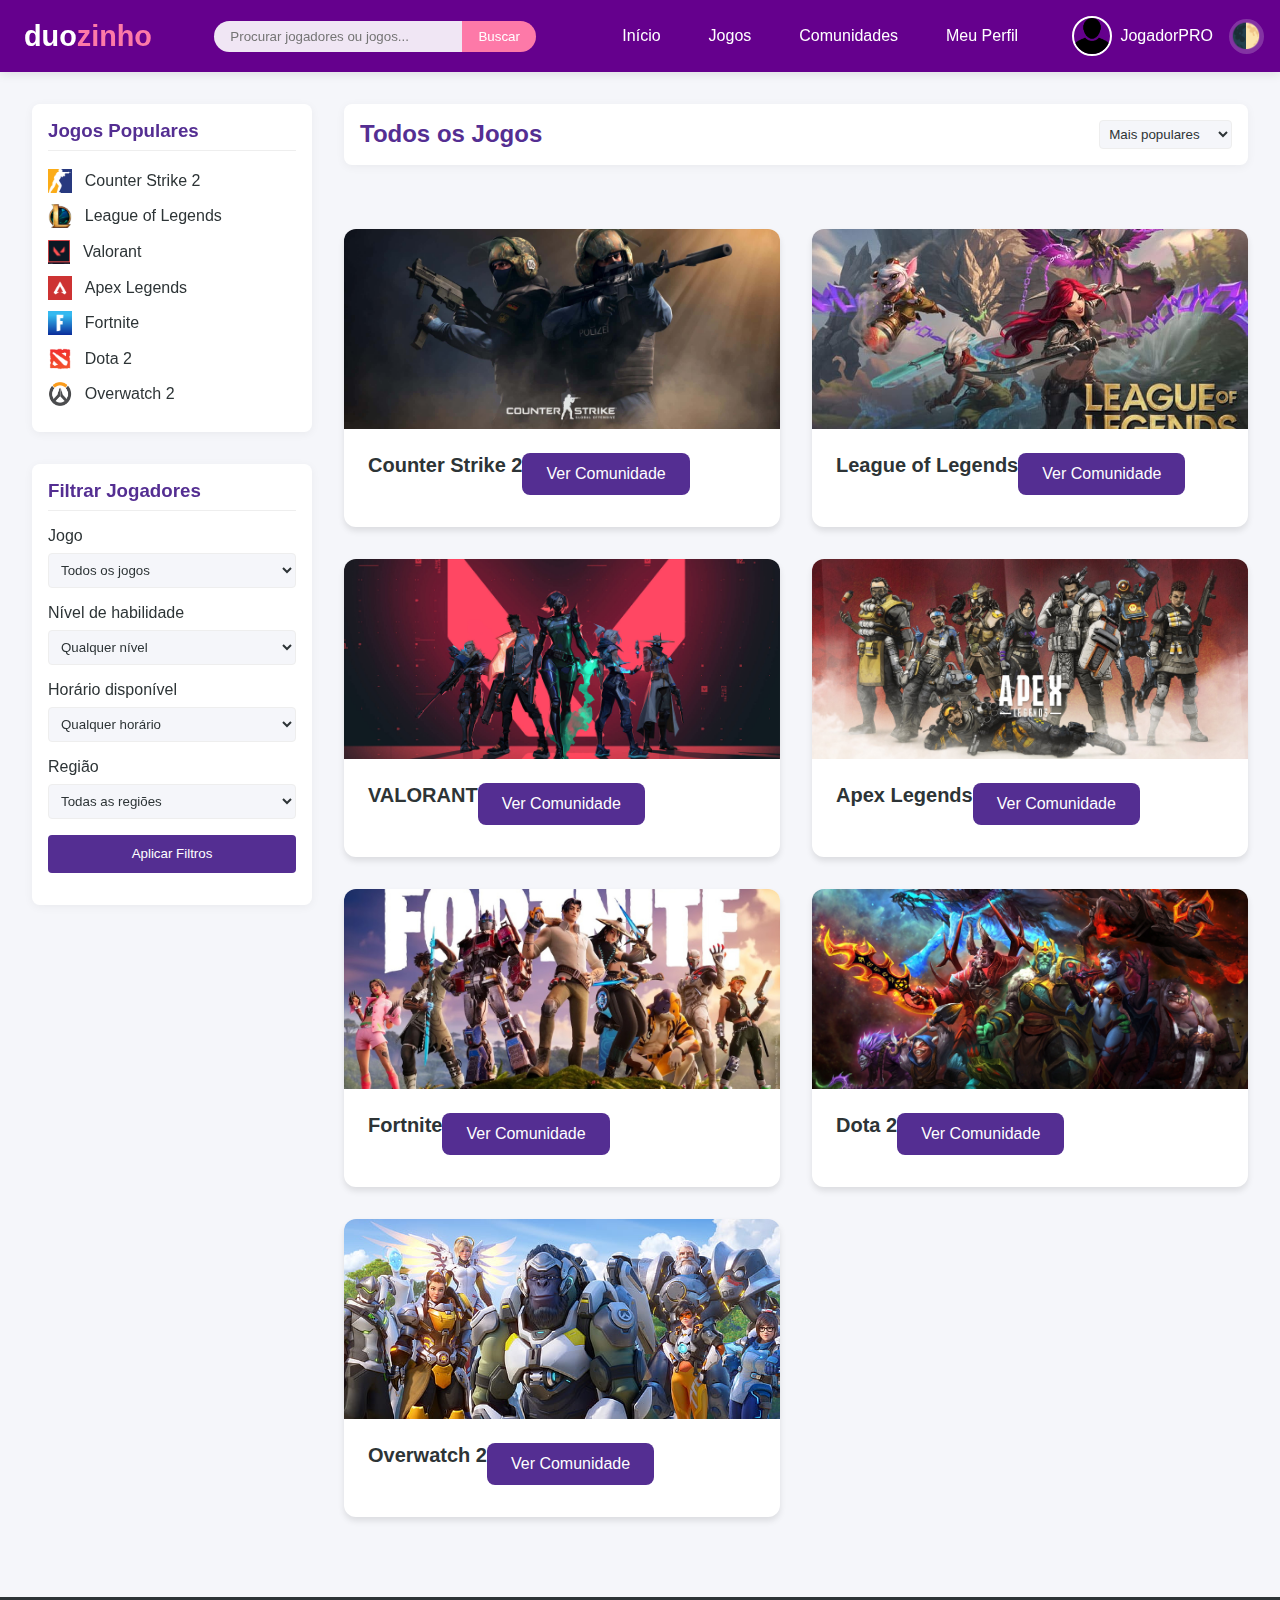
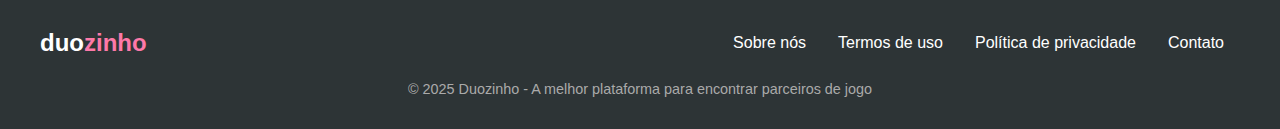
<file: src/pages/jogos.html>
<!DOCTYPE html>
<html lang="pt-BR" class="light-mode">
<head>
    <meta charset="UTF-8">
    <meta name="viewport" content="width=device-width, initial-scale=1.0">
    <title>Jogos - Duozinho</title>
    <link rel="stylesheet" href="../css/style.css">
    <link rel="stylesheet" href="../css/jogos.css">
    <script src="https://cdnjs.cloudflare.com/ajax/libs/jquery/3.6.0/jquery.min.js"></script>
    <script src="../js/script.js"></script>
</head>
<body>
    <header>
        <div class="logo">
            <h1>duo<span>zinho</span></h1>
        </div>
        
        <div class="search-bar">
            <input type="text" placeholder="Procurar jogadores ou jogos...">
            <button>Buscar</button>
        </div>
        
        <nav>
            <ul>
                <li><a href="../../duozinho-gaming-forum.html">Início</a></li>
                <li><a href="jogos.html">Jogos</a></li>
                <li><a href="comunidades.html">Comunidades</a></li>
                <li><a href="perfil.html">Meu Perfil</a></li>
            </ul>
        </nav>
        
        <div class="user-profile">
            <img src="../images/perfil.png" alt="Perfil">
            <span style="color: white;">JogadorPRO</span>
            <button class="theme-toggle" id="theme-toggle">🌓</button>
        </div>
    </header>
    
    <div class="main-container">
        <aside class="sidebar">
            <div class="games-list">
                <h3>Jogos Populares</h3>
                <ul>
                    <li>
                        <img src="../images/cs.png" alt="CS2">
                        <a href="jogo-cs2.html">Counter Strike 2</a>
                    </li>
                    <li>
                        <img src="../images/lol.png" alt="LOL">
                        <a href="jogo-lol.html">League of Legends</a>
                    </li>
                    <li>
                        <img src="../images/valorant.jpg" alt="Valorant">
                        <a href="jogo-valorant.html">Valorant</a>
                    </li>
                    <li>
                        <img src="../images/apex.png" alt="Apex">
                        <a href="jogo-apex.html">Apex Legends</a>
                    </li>
                    <li>
                        <img src="../images/fortnite.png" alt="Fortnite">
                        <a href="jogo-fortnite.html">Fortnite</a>
                    </li>
                    <li>
                        <img src="../images/dota2.png" alt="Dota 2">
                        <a href="jogo-dota2.html">Dota 2</a>
                    </li>
                    <li>
                        <img src="../images/overwatch-2.png" alt="Overwatch">
                        <a href="jogo-overwatch.html">Overwatch 2</a>
                    </li>
                </ul>
            </div>
            
            <div class="filters">
                <h3>Filtrar Jogadores</h3>
                <div class="filter-group">
                    <label for="game">Jogo</label>
                    <select id="game">
                        <option value="">Todos os jogos</option>
                        <option value="cs2">Counter Strike 2</option>
                        <option value="lol">League of Legends</option>
                        <option value="valorant">Valorant</option>
                        <option value="apex">Apex Legends</option>
                    </select>
                </div>
                
                <div class="filter-group">
                    <label for="skill">Nível de habilidade</label>
                    <select id="skill">
                        <option value="">Qualquer nível</option>
                        <option value="beginner">Iniciante</option>
                        <option value="intermediate">Intermediário</option>
                        <option value="advanced">Avançado</option>
                        <option value="pro">Profissional</option>
                    </select>
                </div>
                
                <div class="filter-group">
                    <label for="time">Horário disponível</label>
                    <select id="time">
                        <option value="">Qualquer horário</option>
                        <option value="morning">Manhã</option>
                        <option value="afternoon">Tarde</option>
                        <option value="night">Noite</option>
                        <option value="late-night">Madrugada</option>
                    </select>
                </div>
                
                <div class="filter-group">
                    <label for="region">Região</label>
                    <select id="region">
                        <option value="">Todas as regiões</option>
                        <option value="br-sul">Brasil - Sul</option>
                        <option value="br-sudeste">Brasil - Sudeste</option>
                        <option value="br-centro">Brasil - Centro-Oeste</option>
                        <option value="br-nordeste">Brasil - Nordeste</option>
                        <option value="br-norte">Brasil - Norte</option>
                    </select>
                </div>
                
                <div class="filter-group">
                    <button>Aplicar Filtros</button>
                </div>
            </div>
        </aside>

        <main class="main-content">
            <div class="content-header">
                <h2>Todos os Jogos</h2>
                <div class="view-options">
                    <select>
                        <option value="popular">Mais populares</option>
                        <option value="recent">Mais recentes</option>
                        <option value="players">Jogadores ativos</option>
                    </select>
                </div>
            </div>
            
            <div class="games-grid">
                <div class="game-card">
                    <div class="game-image">
                        <img src="../images/csBG.jpg" alt="Counter Strike 2">
                    </div>
                    <div class="game-info">
                        <h3>Counter Strike 2</h3>
                        <a href="jogo-cs2.html" class="btn-primary">Ver Comunidade</a>
                    </div>
                </div>
                <div class="game-card">
                    <div class="game-image">
                        <img src="../images/lolBG.jpg" alt="League of Legends">
                    </div>
                    <div class="game-info">
                        <h3>League of Legends</h3>
                        <a href="jogo-cs2.html" class="btn-primary">Ver Comunidade</a>
                    </div>
                </div>
                <div class="game-card">
                    <div class="game-image">
                        <img src="../images/valorantBG.jpg" alt="Counter Strike 2">
                    </div>
                    <div class="game-info">
                        <h3>VALORANT</h3>
                        <a href="jogo-cs2.html" class="btn-primary">Ver Comunidade</a>
                    </div>
                </div>
                <div class="game-card">
                    <div class="game-image">
                        <img src="../images/apexBG.jpg" alt="Apex Legends">
                    </div>
                    <div class="game-info">
                        <h3>Apex Legends</h3>
                        <a href="jogo-cs2.html" class="btn-primary">Ver Comunidade</a>
                    </div>
                </div>
                <div class="game-card">
                    <div class="game-image">
                        <img src="../images/fortniteBG.jpg" alt="Fortnite">
                    </div>
                    <div class="game-info">
                        <h3>Fortnite</h3>
                        <a href="jogo-cs2.html" class="btn-primary">Ver Comunidade</a>
                    </div>
                </div>
                <div class="game-card">
                    <div class="game-image">
                        <img src="../images/dota2BG.jpg" alt="Counter Strike 2">
                    </div>
                    <div class="game-info">
                        <h3>Dota 2</h3>
                        <a href="jogo-cs2.html" class="btn-primary">Ver Comunidade</a>
                    </div>
                </div>
                <div class="game-card">
                    <div class="game-image">
                        <img src="../images/overwatch2BG.jpg" alt="Overwatch">
                    </div>
                    <div class="game-info">
                        <h3>Overwatch 2</h3>
                        <a href="jogo-cs2.html" class="btn-primary">Ver Comunidade</a>
                    </div>
                </div>
                
                <!-- Repetir estrutura para outros jogos -->
            </div>
        </main>
    </div>
    
    <footer class="footer">
        <div class="footer-content">
            <div class="footer-logo">
                <h2>duo<span>zinho</span></h2>
            </div>
            
            <div class="footer-links">
                <ul>
                    <li><a href="sobre.html">Sobre nós</a></li>
                    <li><a href="termos.html">Termos de uso</a></li>
                    <li><a href="privacidade.html">Política de privacidade</a></li>
                    <li><a href="contato.html">Contato</a></li>
                </ul>
            </div>
        </div>
        
        <div class="footer-copy">
            &copy; 2025 Duozinho - A melhor plataforma para encontrar parceiros de jogo
        </div>
    </footer>
</body>
</html>
</file>
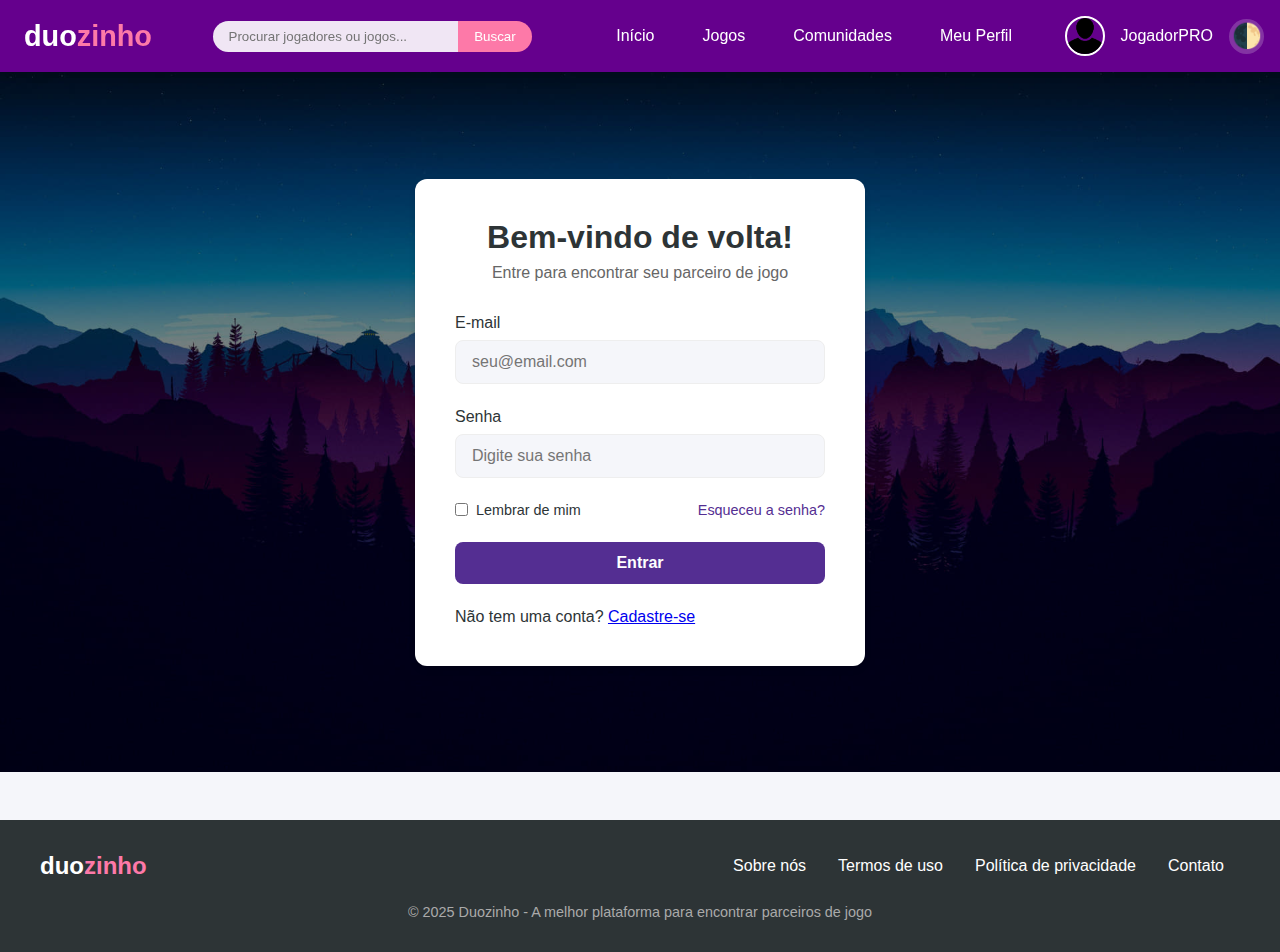
<file: src/pages/login.html>
<!DOCTYPE html>
<html lang="pt-BR" class="light-mode">
<head>
    <meta charset="UTF-8">
    <meta name="viewport" content="width=device-width, initial-scale=1.0">
    <title>Login - Duozinho</title>
    <link rel="stylesheet" href="../css/style.css">
    <link rel="stylesheet" href="../css/login.css">
    <script src="https://cdnjs.cloudflare.com/ajax/libs/jquery/3.6.0/jquery.min.js"></script>
    <script src="../js/script.js"></script>
</head>
<body>
    <header>
        <div class="logo">
            <h1>duo<span>zinho</span></h1>
        </div>
        
        <div class="search-bar">
            <input type="text" placeholder="Procurar jogadores ou jogos...">
            <button>Buscar</button>
        </div>
        
        <nav>
            <ul>
                <li><a href="../../duozinho-gaming-forum.html">Início</a></li>
                <li><a href="jogos.html">Jogos</a></li>
                <li><a href="comunidades.html">Comunidades</a></li>
                <li><a href="perfil.html">Meu Perfil</a></li>
            </ul>
        </nav>
        
        <div class="user-profile">
            <div class="profile-link" onclick="window.location.href='src/pages/login.html'">
                <img src="../images/perfil.png" alt="Perfil">
                <span style="color: white;">JogadorPRO</span>
            </div>
            <button class="theme-toggle" id="theme-toggle">🌓</button>
        </div>
    </header>

    <div class="login-container">
        <div class="login-box">
            <h2>Bem-vindo de volta!</h2>
            <p class="login-subtitle">Entre para encontrar seu parceiro de jogo</p>
            
            <form id="loginForm" class="login-form">
                <div class="form-group">
                    <label for="email">E-mail</label>
                    <input type="email" id="email" placeholder="seu@email.com" required>
                </div>
                
                <div class="form-group">
                    <label for="password">Senha</label>
                    <input type="password" id="password" placeholder="Digite sua senha" required>
                </div>
                
                <div class="form-options">
                    <label class="remember-me">
                        <input type="checkbox" id="remember">
                        <span>Lembrar de mim</span>
                    </label>
                    <a href="recuperar-senha.html" class="forgot-password">Esqueceu a senha?</a>
                </div>
                
                <button type="submit" class="login-button">Entrar</button>
                
                    <p>Não tem uma conta? <a href="cadastro.html">Cadastre-se</a></p>
                </div>
            </form>
        </div>
    </div>

    <footer class="footer">
        <div class="footer-content">
            <div class="footer-logo">
                <h2>duo<span>zinho</span></h2>
            </div>
            
            <div class="footer-links">
                <ul>
                    <li><a href="sobre.html">Sobre nós</a></li>
                    <li><a href="termos.html">Termos de uso</a></li>
                    <li><a href="privacidade.html">Política de privacidade</a></li>
                    <li><a href="contato.html">Contato</a></li>
                </ul>
            </div>
        </div>
        
        <div class="footer-copy">
            &copy; 2025 Duozinho - A melhor plataforma para encontrar parceiros de jogo
        </div>
    </footer>
</body>
</html>
</file>
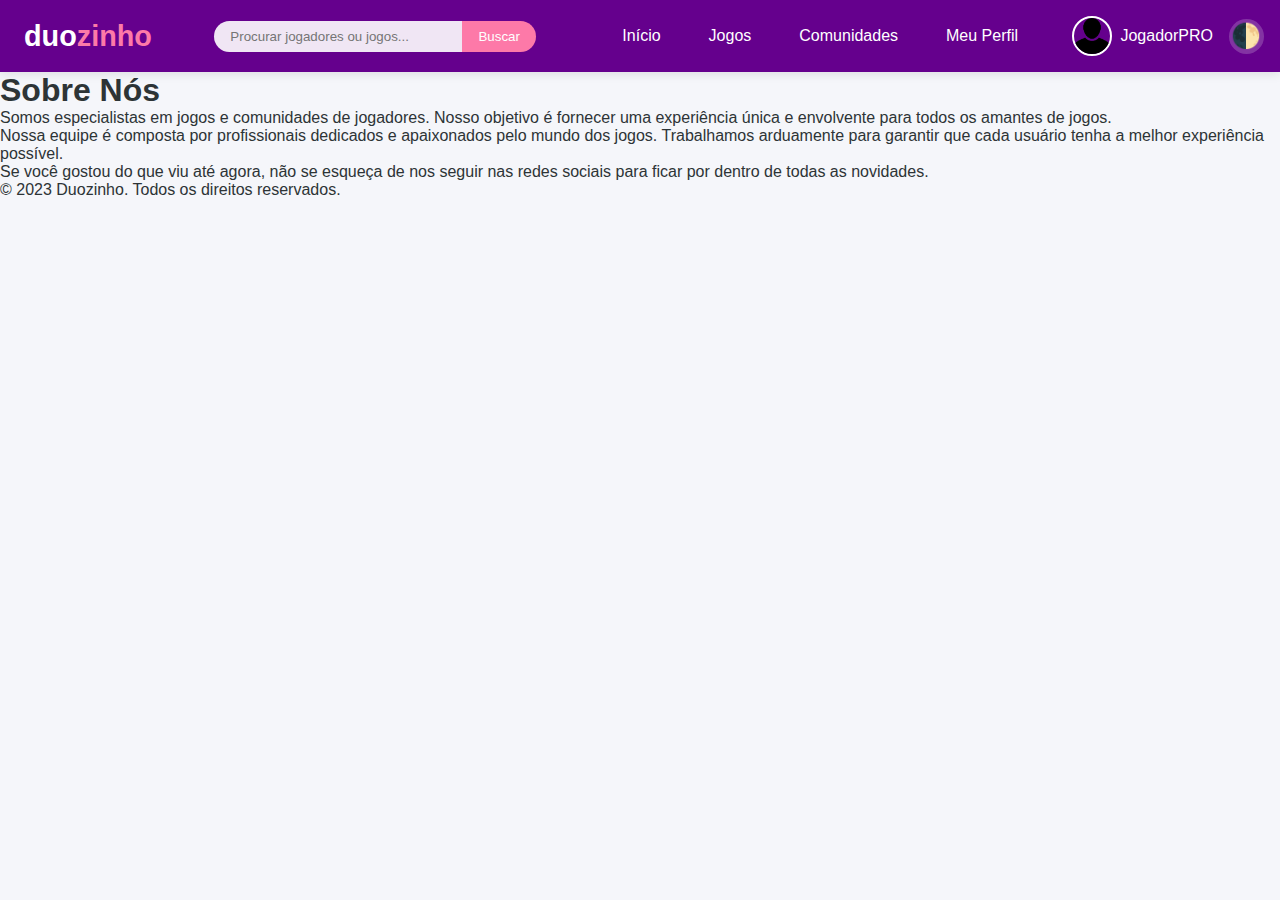
<file: src/pages/sobre.html>
<!DOCTYPE html>
<html lang="pt-BR" class="light-mode">
<head>
    <meta charset="UTF-8">
    <meta name="viewport" content="width=device-width, initial-scale=1.0">
    <title>Sobre Nós - Duozinho</title>
    <link rel="stylesheet" href="../css/style.css">
    <script src="https://cdnjs.cloudflare.com/ajax/libs/jquery/3.6.0/jquery.min.js"></script>
    <script src="../js/script.js"></script>
</head>
<body>
    <header>
        <div class="logo">
            <h1>duo<span>zinho</span></h1>
        </div>
        
        <div class="search-bar">
            <input type="text" placeholder="Procurar jogadores ou jogos...">
            <button>Buscar</button>
        </div>
        
        <nav>
            <ul>
                <li><a href="../../duozinho-gaming-forum.html">Início</a></li>
                <li><a href="jogos.html">Jogos</a></li>
                <li><a href="comunidades.html">Comunidades</a></li>
                <li><a href="perfil.html">Meu Perfil</a></li>
            </ul>
        </nav>
        
        <div class="user-profile">
            <img src="../images/perfil.png" alt="Perfil">
            <span style="color: white;">JogadorPRO</span>
            <button class="theme-toggle" id="theme-toggle">🌓</button>
        </div>
    </header>

    <main>
        <h1>Sobre Nós</h1>
        <p>
            Somos especialistas em jogos e comunidades de jogadores. Nosso objetivo é fornecer uma experiência única e envolvente para todos os amantes de jogos.
        </p>
        <p>
            Nossa equipe é composta por profissionais dedicados e apaixonados pelo mundo dos jogos. Trabalhamos arduamente para garantir que cada usuário tenha a melhor experiência possível.
        </p>
        <p>
            Se você gostou do que viu até agora, não se esqueça de nos seguir nas redes sociais para ficar por dentro de todas as novidades.
        </p>
    </main>

    <footer>
        <p>&copy; 2023 Duozinho. Todos os direitos reservados.</p>
    </footer>
</body>
</html>
</file>
<file: src/css/style.css>
:root {
    /* Variáveis do modo claro */
    --bg-color: #f5f6fa;
    --text-color: #2d3436;
    --primary: #542e92;
    --secondary: #a29bfe;
    --accent: #fd79a8;
    --card-bg: white;
    --header-bg: #65008d;
    --footer-bg: #2d3436;
    --border-color: #eee;
    --meta-color: #666;
    --success: #00b894;
}

.dark-mode {
    /* Variáveis do modo escuro */
    --bg-color: #1a1a2e;
    --text-color: #e6e6e6;
    --primary: #8675e9;
    --secondary: #b0a6fe;
    --accent: #ff82b2;
    --card-bg: #2a2a4a;
    --header-bg: #16213e;
    --footer-bg: #0f0f1a;
    --border-color: #444;
    --meta-color: #aaa;
    --success: #26c49f;
}

* {
    margin: 0;
    padding: 0;
    box-sizing: border-box;
    font-family: 'Segoe UI', Tahoma, Geneva, Verdana, sans-serif;
}

body {
    background-color: var(--bg-color);
    color: var(--text-color);
    transition: all 0.3s ease;
}

header {
    background-color: var(--header-bg);
    padding: 1rem;
    display: flex;
    justify-content: space-between;
    align-items: center;
    box-shadow: 0 2px 10px rgba(0, 0, 0, 0.1);
    position: sticky;
    top: 0;
    z-index: 100;
    transition: all 0.3s ease;
}

.logo {
    display: flex;
    align-items: center;
}

.logo h1 {
    color: white;
    font-size: 1.8rem;
    margin-left: 0.5rem;
}

.logo span {
    color: var(--accent);
}

.search-bar {
    display: flex;
    flex-grow: 0.3;
    margin: 0 2rem;
}

.search-bar input {
    flex-grow: 1;
    padding: 0.5rem 1rem;
    border: none;
    border-radius: 20px 0 0 20px;
    outline: none;
    background-color: rgba(255, 255, 255, 0.9);
    color: #333;
}

.search-bar button {
    padding: 0.5rem 1rem;
    background-color: var(--accent);
    color: white;
    border: none;
    border-radius: 0 20px 20px 0;
    cursor: pointer;
}

nav ul {
    display: flex;
    list-style: none;
}

nav ul li {
    margin: 0 1rem;
}

nav ul li a {
    color: white;
    text-decoration: none;
    font-weight: 500;
    padding: 0.5rem;
    border-radius: 4px;
    transition: all 0.3s ease;
}

nav ul li a:hover {
    background-color: rgba(255, 255, 255, 0.2);
}

.user-profile {
    display: flex;
    align-items: center;
}

.user-profile img {
    width: 40px;
    height: 40px;
    border-radius: 50%;
    margin-right: 0.5rem;
    border: 2px solid white;
}

.theme-toggle {
    margin-left: 1rem;
    cursor: pointer;
    background: none;
    border: none;
    color: white;
    font-size: 1.5rem;
    display: flex;
    align-items: center;
    justify-content: center;
    padding: 0.3rem;
    border-radius: 50%;
    background-color: rgba(255, 255, 255, 0.2);
    width: 35px;
    height: 35px;
}

.main-container {
    display: flex;
    max-width: 1400px;
    margin: 2rem auto;
    padding: 0;
    gap: 2rem;
    position: relative;
}

.sidebar {
    width: 280px;
    flex-shrink: 0;
    position: sticky;
    top: 100px;
    height: fit-content;
    margin-left: 2rem;
}

.games-list {
    background-color: var(--card-bg);
    border-radius: 8px;
    box-shadow: 0 2px 10px rgba(0, 0, 0, 0.05);
    padding: 1rem;
    margin-bottom: 2rem;
    transition: all 0.3s ease;
}

.games-list h3 {
    color: var(--primary);
    margin-bottom: 1rem;
    border-bottom: 1px solid var(--border-color);
    padding-bottom: 0.5rem;
}

.games-list ul {
    list-style: none;
}

.games-list ul li {
    margin-bottom: 0.5rem;
    display: flex;
    align-items: center;
}

.games-list ul li img {
    width: 24px;
    height: 24px;
    margin-right: 0.5rem;
}

.games-list ul li a {
    color: var(--text-color);
    text-decoration: none;
    padding: 0.3rem;
    border-radius: 4px;
    transition: all 0.3s ease;
    display: block;
    width: 100%;
}

.games-list ul li a:hover {
    background-color: var(--secondary);
    color: white;
}

.filters {
    background-color: var(--card-bg);
    border-radius: 8px;
    box-shadow: 0 2px 10px rgba(0, 0, 0, 0.05);
    padding: 1rem;
    transition: all 0.3s ease;
}

.filters h3 {
    color: var(--primary);
    margin-bottom: 1rem;
    border-bottom: 1px solid var(--border-color);
    padding-bottom: 0.5rem;
}

.filter-group {
    margin-bottom: 1rem;
}

.filter-group label {
    display: block;
    margin-bottom: 0.5rem;
    font-weight: 500;
    color: var(--text-color);
}

.filter-group select,
.filter-group input {
    width: 100%;
    padding: 0.5rem;
    border: 1px solid var(--border-color);
    border-radius: 4px;
    background-color: var(--bg-color);
    color: var(--text-color);
}

.filter-group button {
    width: 100%;
    padding: 0.7rem;
    background-color: var(--primary);
    color: white;
    border: none;
    border-radius: 4px;
    cursor: pointer;
    transition: all 0.3s ease;
}

.filter-group button:hover {
    background-color: var(--secondary);
}

.main-content {
    flex: 1;
    min-width: 0;
    padding-right: 2rem;
}

.content-header {
    display: flex;
    justify-content: space-between;
    align-items: center;
    margin-bottom: 2rem;
    background-color: var(--card-bg);
    padding: 1rem;
    border-radius: 8px;
    box-shadow: 0 2px 10px rgba(0, 0, 0, 0.05);
}

.content-header h2 {
    color: var(--primary);
}

.view-options {
    display: flex;
    align-items: center;
}

.view-options select {
    margin-left: 1rem;
    padding: 0.3rem;
    border: 1px solid var(--border-color);
    border-radius: 4px;
    background-color: var(--bg-color);
    color: var(--text-color);
}

.create-post {
    padding: 0.7rem 1.5rem;
    background-color: var(--accent);
    color: white;
    border: none;
    border-radius: 4px;
    cursor: pointer;
    transition: all 0.3s ease;
    font-weight: 500;
    margin-left: 1rem;
}

.create-post:hover {
    background-color: #e84393;
}

.posts-grid {
    display: grid;
    grid-template-columns: repeat(auto-fill, minmax(300px, 1fr));
    gap: 1.5rem;
    margin-top: 1rem;
}

.post-card {
    background-color: var(--card-bg);
    border-radius: 8px;
    box-shadow: 0 2px 10px rgba(0, 0, 0, 0.05);
    overflow: hidden;
    transition: all 0.3s ease;
}

.post-card:hover {
    transform: translateY(-5px);
    box-shadow: 0 5px 15px rgba(0, 0, 0, 0.1);
}

.post-image {
    height: 150px;
    overflow: hidden;
}

.post-image img {
    width: 100%;
    height: 100%;
    object-fit: cover;
}

.post-content {
    padding: 1rem;
}

.game-info {
    display: flex;
    align-items: center;
    margin-bottom: 0.5rem;
}

.game-info img {
    width: 20px;
    height: 20px;
    margin-right: 0.5rem;
}

.game-info span {
    color: var(--text-color);
    font-weight: 500;
    font-size: 0.9rem;
}

.post-content h3 {
    margin-bottom: 0.5rem;
    color: var(--primary);
}

.post-description {
    color: var(--meta-color);
    margin-bottom: 1rem;
    font-size: 0.9rem;
    line-height: 1.4;
}

.post-meta {
    display: flex;
    justify-content: space-between;
    border-top: 1px solid var(--border-color);
    padding-top: 0.8rem;
    font-size: 0.85rem;
}

.post-meta div {
    display: flex;
    align-items: center;
}

.player-info {
    display: flex;
    align-items: center;
}

.player-info img {
    width: 24px;
    height: 24px;
    border-radius: 50%;
    margin-right: 0.5rem;
    border: 1px solid var(--border-color);
}

.skill-level {
    display: flex;
    align-items: center;
    color: var(--success);
}

.footer {
    background-color: var(--footer-bg);
    color: white;
    padding: 2rem;
    text-align: center;
    margin-top: 3rem;
    transition: all 0.3s ease;
}

.footer-content {
    max-width: 1200px;
    margin: 0 auto;
    display: flex;
    justify-content: space-between;
    align-items: center;
}

.footer-logo h2 {
    color: white;
    font-size: 1.5rem;
}

.footer-logo span {
    color: var(--accent);
}

.footer-links ul {
    display: flex;
    list-style: none;
}

.footer-links ul li {
    margin: 0 1rem;
}

.footer-links ul li a {
    color: white;
    text-decoration: none;
    transition: all 0.3s ease;
}

.footer-links ul li a:hover {
    color: var(--accent);
}

.footer-copy {
    margin-top: 1.5rem;
    color: #aaa;
    font-size: 0.9rem;
}

/* Responsividade */
@media (max-width: 1024px) {
    .main-container {
        flex-direction: column;
        padding: 0 1rem;
    }

    .sidebar {
        width: 100%;
        position: static;
        margin-left: 0;
        margin-bottom: 2rem;
    }

    .main-content {
        padding-right: 0;
    }

    .content-header {
        flex-direction: column;
        gap: 1rem;
        text-align: center;
    }

    .view-options {
        width: 100%;
        display: flex;
        justify-content: center;
        gap: 1rem;
    }
}

@media (max-width: 768px) {
    .main-container {
        padding: 0 0.5rem;
    }

    .posts-grid {
        grid-template-columns: 1fr;
    }
}

/* Login Page Styles */
.login-container {
    display: flex;
    justify-content: center;
    align-items: center;
    min-height: calc(100vh - 200px);
    padding: 2rem;
    background-color: var(--background-color);
}

.login-box {
    background-color: var(--card-background);
    border-radius: 12px;
    padding: 2.5rem;
    width: 100%;
    max-width: 450px;
    box-shadow: 0 4px 6px rgba(0, 0, 0, 0.1);
}

.login-box h2 {
    color: var(--text-color);
    font-size: 2rem;
    margin-bottom: 0.5rem;
    text-align: center;
}

.login-subtitle {
    color: var(--text-secondary);
    text-align: center;
    margin-bottom: 2rem;
}

.login-form {
    display: flex;
    flex-direction: column;
    gap: 1.5rem;
}

.login-form .form-group {
    display: flex;
    flex-direction: column;
    gap: 0.5rem;
}

.login-form label {
    color: var(--text-color);
    font-weight: 500;
}

.login-form input {
    padding: 0.75rem 1rem;
    border: 1px solid var(--border-color);
    border-radius: 8px;
    background-color: var(--input-background);
    color: var(--text-color);
    font-size: 1rem;
}

.login-form input:focus {
    outline: none;
    border-color: var(--primary-color);
    box-shadow: 0 0 0 2px rgba(var(--primary-color-rgb), 0.1);
}

.form-options {
    display: flex;
    justify-content: space-between;
    align-items: center;
    font-size: 0.9rem;
}

.remember-me {
    display: flex;
    align-items: center;
    gap: 0.5rem;
    color: var(--text-secondary);
}

.forgot-password {
    color: var(--primary-color);
    text-decoration: none;
}

.forgot-password:hover {
    text-decoration: underline;
}

.login-button {
    background-color: var(--primary-color);
    color: white;
    padding: 0.75rem;
    border: none;
    border-radius: 8px;
    font-size: 1rem;
    font-weight: 600;
    cursor: pointer;
    transition: background-color 0.2s;
}

.login-button:hover {
    background-color: var(--primary-color-dark);
}

.social-login {
    text-align: center;
    margin: 1.5rem 0;
}

.social-login p {
    color: var(--text-secondary);
    margin-bottom: 1rem;
    position: relative;
}

.social-login p::before,
.social-login p::after {
    content: "";
    position: absolute;
    top: 50%;
    width: 30%;
    height: 1px;
    background-color: var(--border-color);
}

.social-login p::before {
    left: 0;
}

.social-login p::after {
    right: 0;
}

.social-buttons {
    display: flex;
    gap: 1rem;
    justify-content: center;
}

.social-button {
    display: flex;
    align-items: center;
    gap: 0.5rem;
    padding: 0.5rem 1rem;
    border: 1px solid var(--border-color);
    border-radius: 8px;
    background-color: var(--input-background);
    color: var(--text-color);
    font-size: 0.9rem;
    cursor: pointer;
    transition: all 0.2s;
}

.social-button:hover {
    background-color: var(--hover-color);
}

.social-button img {
    width: 20px;
    height: 20px;
}

.register-link {
    text-align: center;
    color: var(--text-secondary);
}

.register-link a {
    color: var(--primary-color);
    text-decoration: none;
    font-weight: 500;
}

.register-link a:hover {
    text-decoration: underline;
}

.profile-link {
    display: flex;
    align-items: center;
    gap: 0.5rem;
    cursor: pointer;
    text-decoration: none;
}

.profile-link:hover {
    opacity: 0.9;
}

.profile-content {
    display: flex;
    align-items: center;
    gap: 0.5rem;
    cursor: pointer;
    transition: opacity 0.2s;
}

.profile-content:hover {
    opacity: 0.8;
}
</file>
<file: src/css/jogos.css>
/* Jogos Page Specific Styles */
.games-grid {
    display: grid;
    grid-template-columns: repeat(auto-fill, minmax(300px, 1fr));
    gap: 2rem;
    padding: 2rem 0;
}

.game-card {
    background-color: var(--card-bg);
    border-radius: 12px;
    overflow: hidden;
    box-shadow: 0 4px 6px rgba(0, 0, 0, 0.1);
    transition: transform 0.3s ease;
}

.game-card:hover {
    transform: translateY(-5px);
}

.game-image {
    height: 200px;
    overflow: hidden;
}

.game-image img {
    width: 100%;
    height: 100%;
    object-fit: cover;
}

.game-info {
    padding: 1.5rem;
}

.game-info h3 {
    color: var(--text-color);
    margin-bottom: 1rem;
    font-size: 1.25rem;
}

.btn-primary {
    display: inline-block;
    padding: 0.75rem 1.5rem;
    background-color: var(--primary);
    color: white;
    text-decoration: none;
    border-radius: 8px;
    font-weight: 500;
    transition: background-color 0.3s ease;
}

.btn-primary:hover {
    background-color: var(--secondary);
}

/* Responsive styles */
@media (max-width: 768px) {
    .games-grid {
        grid-template-columns: 1fr;
        gap: 1.5rem;
    }
    
    .game-image {
        height: 180px;
    }
}
</file>
<file: src/css/login.css>
/* Login Page Styles */
.login-container {
    display: flex;
    justify-content: center;
    align-items: center;
    min-height: calc(100vh - 200px);
    padding: 2rem;
    background-image: url('../images/wallpaperLogin.jpg');
    background-size: cover;
    background-position: center;
    background-repeat: no-repeat;
    position: relative;
}

.login-container::before {
    content: '';
    position: absolute;
    top: 0;
    left: 0;
    right: 0;
    bottom: 0;
    background-color: rgba(0, 0, 0, 0.5);
    z-index: 1;
}

.login-box {
    background-color: var(--card-bg);
    border-radius: 12px;
    padding: 2.5rem;
    width: 100%;
    max-width: 450px;
    box-shadow: 0 4px 6px rgba(0, 0, 0, 0.1);
    position: relative;
    z-index: 2;
}

.login-box h2 {
    color: var(--text-color);
    font-size: 2rem;
    margin-bottom: 0.5rem;
    text-align: center;
}

.login-subtitle {
    color: var(--meta-color);
    text-align: center;
    margin-bottom: 2rem;
}

.login-form {
    display: flex;
    flex-direction: column;
    gap: 1.5rem;
}

.login-form .form-group {
    display: flex;
    flex-direction: column;
    gap: 0.5rem;
}

.login-form label {
    color: var(--text-color);
    font-weight: 500;
}

.login-form input {
    padding: 0.75rem 1rem;
    border: 1px solid var(--border-color);
    border-radius: 8px;
    background-color: var(--bg-color);
    color: var(--text-color);
    font-size: 1rem;
}

.login-form input:focus {
    outline: none;
    border-color: var(--primary);
    box-shadow: 0 0 0 2px rgba(84, 46, 146, 0.1);
}

.form-options {
    display: flex;
    justify-content: space-between;
    align-items: center;
    font-size: 0.9rem;
}

.remember-me {
    display: flex;
    align-items: center;
    gap: 0.5rem;
    color: var(--meta-color);
}

.forgot-password {
    color: var(--primary);
    text-decoration: none;
}

.forgot-password:hover {
    text-decoration: underline;
}

.login-button {
    background-color: var(--primary);
    color: white;
    padding: 0.75rem;
    border: none;
    border-radius: 8px;
    font-size: 1rem;
    font-weight: 600;
    cursor: pointer;
    transition: background-color 0.2s;
}

.login-button:hover {
    background-color: var(--secondary);
}

.social-login {
    text-align: center;
    margin: 1.5rem 0;
}

.social-login p {
    color: var(--meta-color);
    margin-bottom: 1rem;
    position: relative;
}

.social-login p::before,
.social-login p::after {
    content: "";
    position: absolute;
    top: 50%;
    width: 30%;
    height: 1px;
    background-color: var(--border-color);
}

.social-login p::before {
    left: 0;
}

.social-login p::after {
    right: 0;
}

.social-buttons {
    display: flex;
    gap: 1rem;
    justify-content: center;
}

.social-button {
    display: flex;
    align-items: center;
    gap: 0.5rem;
    padding: 0.5rem 1rem;
    border: 1px solid var(--border-color);
    border-radius: 8px;
    background-color: var(--bg-color);
    color: var(--text-color);
    font-size: 0.9rem;
    cursor: pointer;
    transition: all 0.2s;
}

.social-button:hover {
    background-color: var(--card-bg);
}

.social-button img {
    width: 20px;
    height: 20px;
}

.register-link {
    text-align: center;
    color: var(--meta-color);
}

.register-link a {
    color: var(--primary);
    text-decoration: none;
    font-weight: 500;
}

.register-link a:hover {
    text-decoration: underline;
}

/* Responsive styles */
@media (max-width: 768px) {
    .login-box {
        padding: 1.5rem;
    }
    
    .social-buttons {
        flex-direction: column;
    }
    
    .form-options {
        flex-direction: column;
        gap: 1rem;
        align-items: flex-start;
    }
}
</file>
